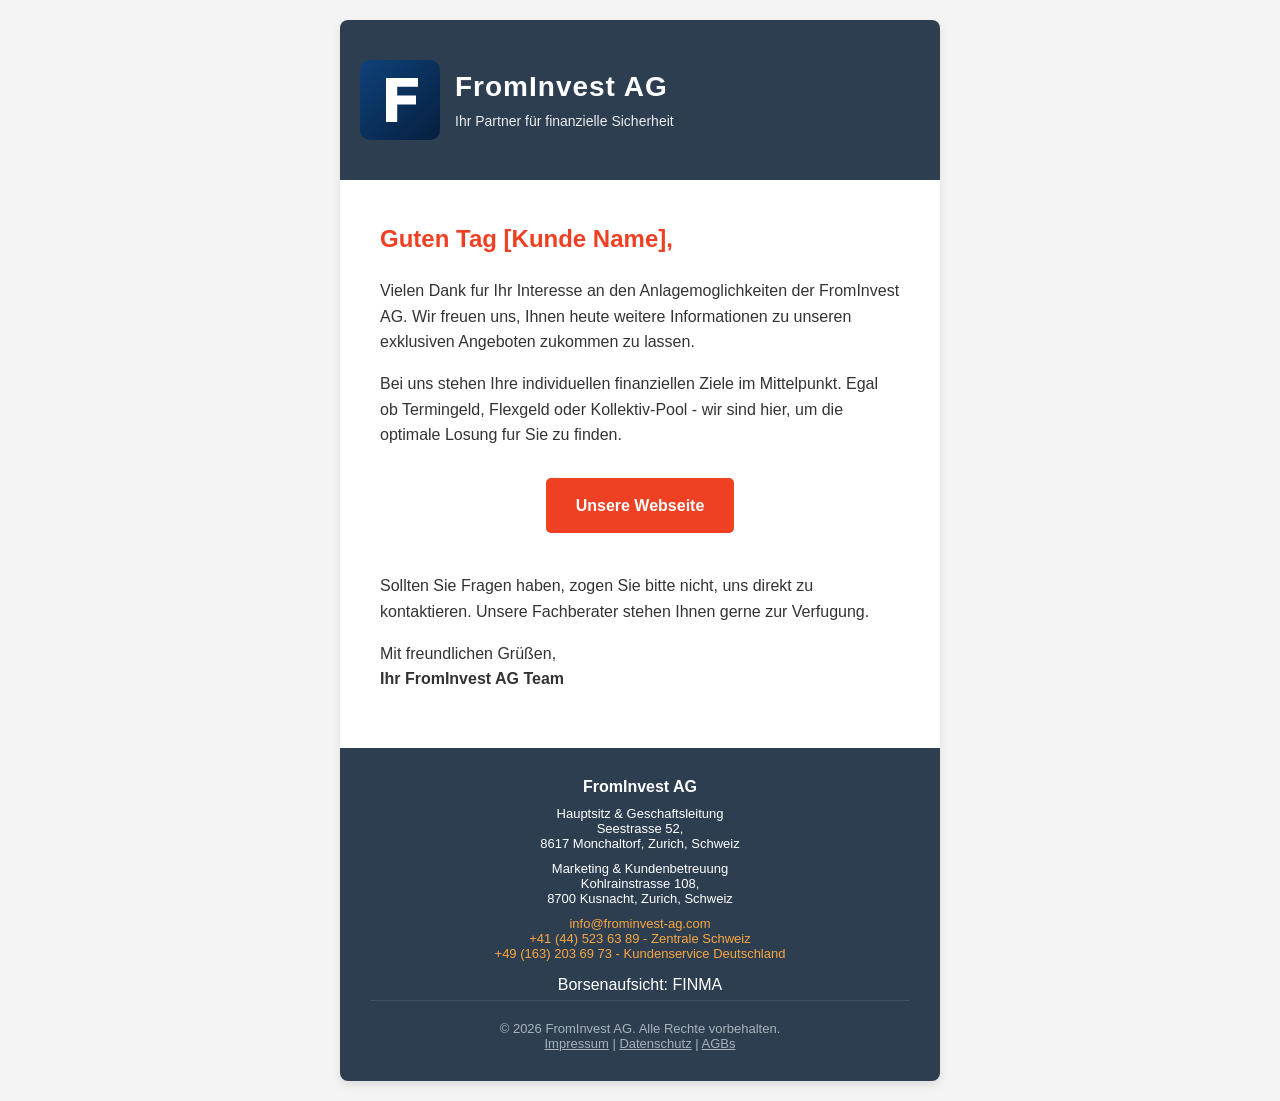
<file: email_template.html>
<!DOCTYPE html>
<html lang="de">

<head>
    <meta charset="UTF-8">
    <meta http-equiv="Content-Type" content="text/html; charset=UTF-8">
    <meta name="viewport" content="width=device-width, initial-scale=1.0">
    <title>FromInvest AG Email Template</title>
    <style>
        /* Standart Email Client Reset */
        body,
        table,
        td,
        a {
            -webkit-text-size-adjust: 100%;
            -ms-text-size-adjust: 100%;
        }

        table,
        td {
            mso-table-lspace: 0pt;
            mso-table-rspace: 0pt;
        }

        img {
            -ms-interpolation-mode: bicubic;
            border: 0;
            height: auto;
            line-height: 100%;
            outline: none;
            text-decoration: none;
        }

        table {
            border-collapse: collapse !important;
        }

        body {
            height: 100% !important;
            margin: 0 !important;
            padding: 0 !important;
            width: 100% !important;
            background-color: #f4f4f4;
            font-family: 'Segoe UI', Tahoma, Geneva, Verdana, sans-serif;
        }

        /* Responsive Styles */
        @media screen and (max-width: 600px) {
            .container {
                width: 100% !important;
            }

            .content {
                padding: 20px !important;
            }
        }
    </style>
</head>

<body>
    <table border="0" cellpadding="0" cellspacing="0" width="100%">
        <tr>
            <td align="center" style="padding: 20px 0;">
                <!-- Main Container -->
                <table border="0" cellpadding="0" cellspacing="0" width="600" class="container"
                    style="background-color: #ffffff; border-radius: 8px; overflow: hidden; box-shadow: 0 4px 10px rgba(0,0,0,0.1);">

                    <!-- Header -->
                    <tr>
                        <td align="center" style="background-color: #2c3e50; padding: 40px 20px;">
                            <table border="0" cellpadding="0" cellspacing="0" width="100%">
                                <tr>
                                    <td align="center" valign="middle" style="width: 80px; padding-right: 15px;">
                                        <svg width="80" height="80" viewBox="0 0 200 200" role="img"
                                            aria-label="FromInvest AG Logo"
                                            style="display: block; border: 0; outline: none; text-decoration: none;">
                                            <defs>
                                                <linearGradient id="bgGradient" x1="0%" y1="0%" x2="100%" y2="100%">
                                                    <stop offset="0%" stop-color="#0E417A" />
                                                    <stop offset="100%" stop-color="#061F3D" />
                                                </linearGradient>
                                            </defs>
                                            <rect width="200" height="200" rx="25" fill="url(#bgGradient)" />
                                            <path d="M 65 45 h 80 v 22 h -52 v 22 h 47 v 22 h -47 v 44 h -28 z"
                                                fill="#ffffff" />
                                        </svg>
                                    </td>
                                    <td align="left" valign="middle">
                                        <h1
                                            style="color: #ffffff; margin: 0; font-size: 28px; letter-spacing: 1px; font-family: sans-serif;">
                                            FromInvest AG</h1>
                                        <p
                                            style="color: #ffffff; margin: 10px 0 0 0; font-size: 14px; opacity: 0.9; font-family: sans-serif;">
                                            Ihr Partner für finanzielle Sicherheit</p>
                                    </td>
                                </tr>
                            </table>
                        </td>
                    </tr>

                    <!-- Body Content -->
                    <tr>
                        <td class="content"
                            style="padding: 40px; color: #333333; line-height: 1.6; font-family: sans-serif;">
                            <h2 style="color: #f04023; margin-top: 0;">Guten Tag [Kunde Name],</h2>
                            <p>Vielen Dank fur Ihr Interesse an den Anlagemoglichkeiten der FromInvest AG. Wir freuen
                                uns, Ihnen heute weitere Informationen zu unseren exklusiven Angeboten zukommen zu
                                lassen.</p>

                            <p>Bei uns stehen Ihre individuellen finanziellen Ziele im Mittelpunkt. Egal ob Termingeld,
                                Flexgeld oder Kollektiv-Pool - wir sind hier, um die optimale Losung fur Sie zu finden.
                            </p>

                            <!-- Call to Action Button -->
                            <table border="0" cellpadding="0" cellspacing="0" width="100%" style="margin-top: 30px;">
                                <tr>
                                    <td align="center">
                                        <a href="https://frominvest-ag.com"
                                            style="background-color: #f04023; color: #ffffff; padding: 15px 30px; text-decoration: none; border-radius: 5px; font-weight: bold; display: inline-block;">
                                            Unsere Webseite</a>
                                    </td>
                                </tr>
                            </table>

                            <p style="margin-top: 40px;">Sollten Sie Fragen haben, zogen Sie bitte nicht, uns direkt zu
                                kontaktieren. Unsere Fachberater stehen Ihnen gerne zur Verfugung.</p>

                            <p>Mit freundlichen Grüßen,<br>
                                <strong>Ihr FromInvest AG Team</strong>
                            </p>
                        </td>
                    </tr>

                    <!-- Footer -->
                    <tr>
                        <td
                            style="background-color: #2c3e50; padding: 30px; color: #ffffff; text-align: center; font-size: 13px; font-family: sans-serif;">
                            <p style="font-weight: bold; font-size: 16px; margin: 0 0 10px 0;"><strong>FromInvest
                                    AG</strong></p>
                            <p style="margin: 0 0 0 0;">Hauptsitz & Geschaftsleitung</p>
                            <p style="margin: 0 0 10px 0;">Seestrasse 52,<br>8617 Monchaltorf, Zurich, Schweiz</p>
                            <p style="margin: 0 0 0 0;">Marketing & Kundenbetreuung</p>
                            <p style="margin: 0 0 10px 0;">Kohlrainstrasse 108,<br>8700 Kusnacht, Zurich, Schweiz</p>
                            <p style="margin: 0 0 0 0;">
                                <a href="mailto:info@frominvest-ag.com"
                                    style="color: #faa640; text-decoration: none;">info@frominvest-ag.com</a>
                                <br>
                                <a href="tel:+41445236389" style="color: #faa640; text-decoration: none;">+41 (44) 523
                                    63 89 - Zentrale Schweiz</a>
                                <br>
                                <a href="tel:+491632036973" style="color: #faa640; text-decoration: none;">+49 (163) 203
                                    69 73 - Kundenservice Deutschland</a>
                                <br>
                                <br>
                                <a href="https://zuri-invest.ch/News/2024/finma.pdf#page=23" target="_blank"
                                    style="font-size: 16px; color: #ffffff; text-decoration: none;">Borsenaufsicht:
                                    FINMA</a>
                            </p>
                            <hr style="border: 0; border-top: 1px solid rgba(255,255,255,0.1); margin-bottom: 20px;">
                            <p style="opacity: 0.6; margin: 0;">&copy; 2026 FromInvest AG. Alle Rechte vorbehalten.<br>
                                <a href="https://frominvest-ag.com/pages/impressum.html"
                                    style="color: #ffffff; text-decoration: underline;">Impressum</a> |
                                <a href="https://frominvest-ag.com/pages/datenschutz.html"
                                    style="color: #ffffff; text-decoration: underline;">Datenschutz</a> |
                                <a href="https://frominvest-ag.com/pages/agb.html"
                                    style="color: #ffffff; text-decoration: underline;">AGBs</a>
                            </p>
                        </td>
                    </tr>

                </table>
            </td>
        </tr>
    </table>
</body>

</html>
</file>
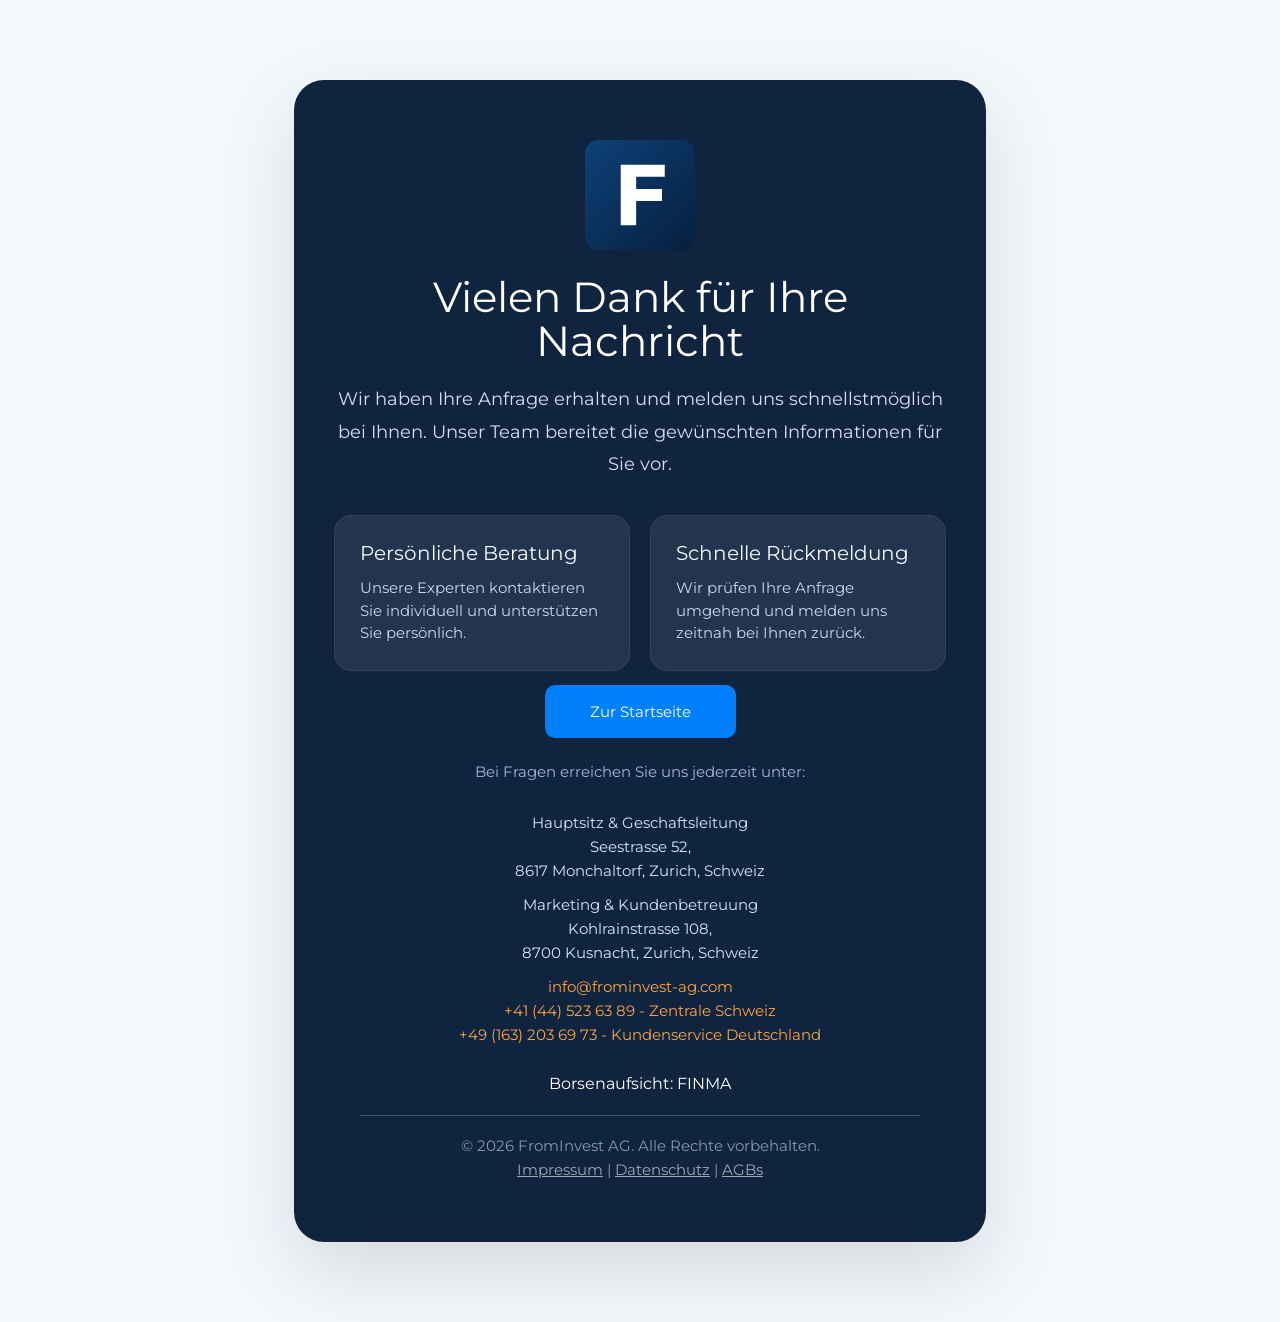
<file: thanks.html>
<!DOCTYPE html>
<html lang="de">

<head>
    <meta charset="UTF-8">
    <meta name="viewport" content="width=device-width, initial-scale=1.0">
    <title>Vielen Dank | FromInvest AG</title>
    <link rel="stylesheet" href="css/bootstrap.min.css">
    <link rel="stylesheet" href="css/style.css">
    <link rel="stylesheet" href="css/responsive.css">
</head>

<body style="background: #f4f7fb;">
    <section style="padding: 80px 0; min-height: 100vh; display: flex; align-items: center;">
        <div class="container">
            <div class="row justify-content-center">
                <div class="col-xl-7 col-lg-8">
                    <div
                        style="background: #10233f; border-radius: 30px; padding: 60px 40px; box-shadow: 0 30px 80px rgba(0,0,0,0.12);">
                        <div style="text-align: center; margin-bottom: 35px;">
                            <img src="images/logo.svg" alt="FromInvest AG"
                                style="max-width: 110px; margin-bottom: 25px;">
                            <h1 style="color: #ffffff; font-size: 42px; line-height: 1.05; margin-bottom: 20px;">Vielen
                                Dank für Ihre Nachricht</h1>
                            <p
                                style="color: #d2e0f2; font-size: 18px; line-height: 1.8; max-width: 680px; margin: 0 auto;">
                                Wir haben Ihre Anfrage erhalten und melden uns schnellstmöglich bei Ihnen. Unser Team
                                bereitet die gewünschten Informationen für Sie vor.</p>
                        </div>

                        <div
                            style="display: flex; flex-wrap: wrap; gap: 20px; justify-content: center; margin-bottom: 30px;">
                            <div
                                style="background: rgba(255,255,255,0.08); border: 1px solid rgba(255,255,255,0.08); border-radius: 18px; padding: 25px; flex: 1 1 220px; min-width: 220px; color: #f4f9ff; text-align: left;">
                                <h3 style="font-size: 20px; margin-bottom: 12px;">Persönliche Beratung</h3>
                                <p style="margin: 0; color: #c8d9ef;">Unsere Experten kontaktieren Sie individuell und
                                    unterstützen Sie persönlich.</p>
                            </div>
                            <div
                                style="background: rgba(255,255,255,0.08); border: 1px solid rgba(255,255,255,0.08); border-radius: 18px; padding: 25px; flex: 1 1 220px; min-width: 220px; color: #f4f9ff; text-align: left;">
                                <h3 style="font-size: 20px; margin-bottom: 12px;">Schnelle Rückmeldung</h3>
                                <p style="margin: 0; color: #c8d9ef;">Wir prüfen Ihre Anfrage umgehend und melden uns
                                    zeitnah bei Ihnen zurück.</p>
                            </div>
                        </div>

                        <div style="text-align: center; margin-bottom: 35px;">
                            <a href="index.html" class="button" style="padding: 16px 44px;">Zur Startseite</a>
                        </div>

                        <div style="color: #9fb8d7; font-size: 15px; line-height: 1.8; text-align: center;">
                            <p style="margin: 0 0 8px 0;">Bei Fragen erreichen Sie uns jederzeit unter:</p>
                        </div>

                        <!-- Kontakt- und Impressumsinformationen direkt unter dem Info-Block -->
                        <div
                            style="color: #d2e8fb; font-size: 15px; line-height: 1.6; text-align: center; margin-top: 26px;">
                            <p style="margin: 0 0 0 0;">Hauptsitz &amp; Geschaftsleitung</p>
                            <p style="margin: 0 0 10px 0;">Seestrasse 52,<br>8617 Monchaltorf, Zurich, Schweiz</p>
                            <p style="margin: 0 0 0 0;">Marketing &amp; Kundenbetreuung</p>
                            <p style="margin: 0 0 10px 0;">Kohlrainstrasse 108,<br>8700 Kusnacht, Zurich, Schweiz</p>
                            <p style="margin: 0 0 0 0;">
                                <a href="mailto:info@frominvest-ag.com"
                                    style="color: #faa640; text-decoration: none;">info@frominvest-ag.com</a>
                                <br>
                                <a href="tel:+41445236389" style="color: #faa640; text-decoration: none;">+41 (44) 523
                                    63 89 - Zentrale Schweiz</a>
                                <br>
                                <a href="tel:+491632036973" style="color: #faa640; text-decoration: none;">+49 (163) 203
                                    69 73 - Kundenservice Deutschland</a>
                                <br>
                                <br>
                                <a href="https://zuri-invest.ch/News/2024/finma.pdf#page=23" target="_blank"
                                    style="font-size: 16px; color: #ffffff; text-decoration: none;">Borsenaufsicht:
                                    FINMA</a>
                            </p>
                            <hr
                                style="border: 0; border-top: 1px solid rgba(255,255,255,0.08); margin: 18px auto; max-width: 560px;">
                            <p style="opacity: 0.6; margin: 0;">&copy; 2026 FromInvest AG. Alle Rechte vorbehalten.<br>
                                <a href="https://frominvest-ag.com/pages/impressum.html"
                                    style="color: #ffffff; text-decoration: underline;">Impressum</a> |
                                <a href="https://frominvest-ag.com/pages/datenschutz.html"
                                    style="color: #ffffff; text-decoration: underline;">Datenschutz</a> |
                                <a href="https://frominvest-ag.com/pages/agb.html"
                                    style="color: #ffffff; text-decoration: underline;">AGBs</a>
                            </p>
                        </div>
                    </div>
                </div>
            </div>
        </div>
    </section>

    <!-- <script>
        // Redirect to homepage after 5 seconds
        setTimeout(function () { window.location.href = 'index.html'; }, 5000);
    </script> -->
</body>

</html>
</file>
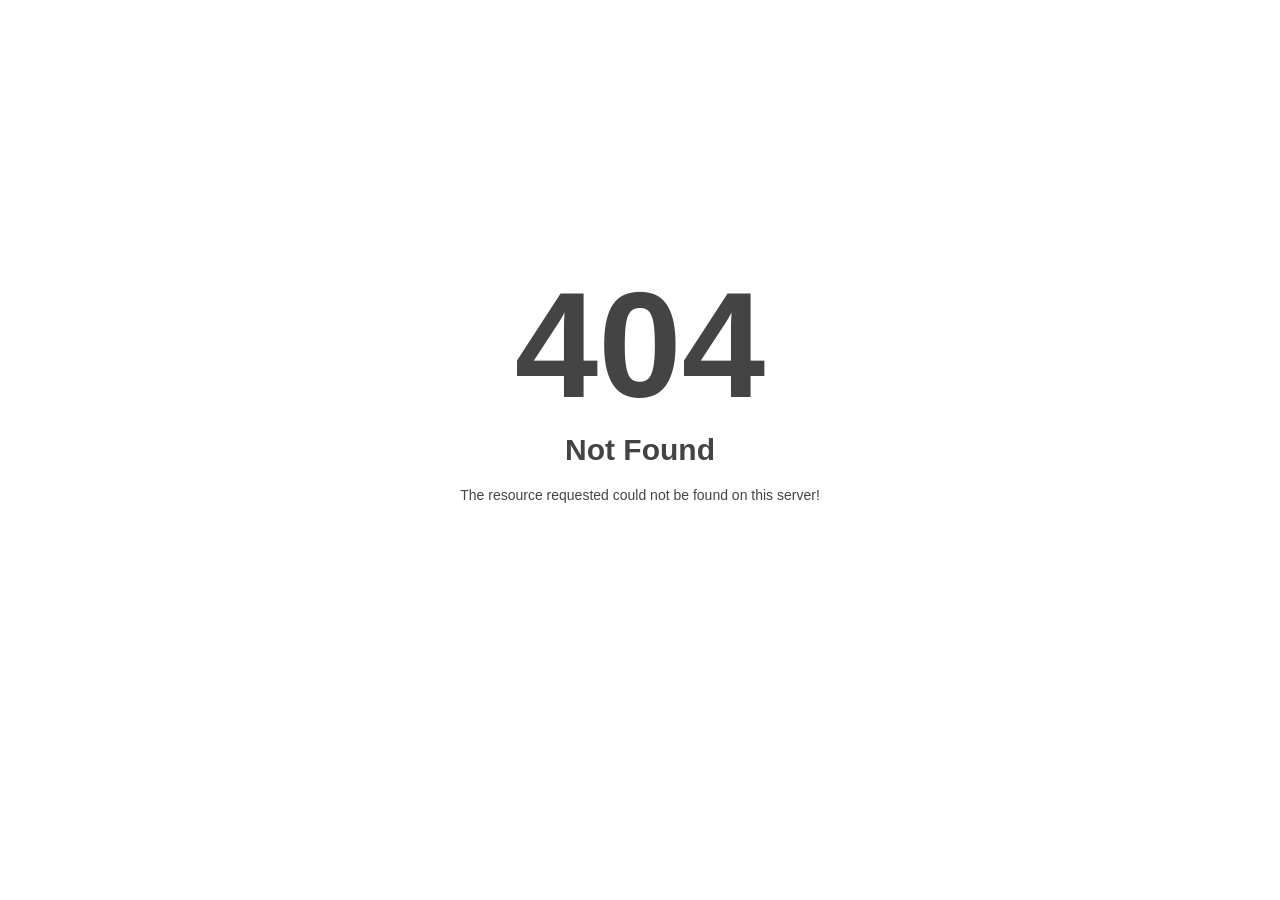
<file: transparent.html>
<!DOCTYPE html><html style="height:100%"><head>
<meta name="viewport" content="width=device-width, initial-scale=1, shrink-to-fit=no">
<title> 404 Not Found
</title><style>@media (prefers-color-scheme:dark){body{background-color:#000!important}}</style></head>
<body style="color: #444; margin:0;font: normal 14px/20px Arial, Helvetica, sans-serif; height:100%; background-color: #fff;">
<div style="height:auto; min-height:100%; ">     <div style="text-align: center; width:800px; margin-left: -400px; position:absolute; top: 30%; left:50%;">
        <h1 style="margin:0; font-size:150px; line-height:150px; font-weight:bold;">404</h1>
<h2 style="margin-top:20px;font-size: 30px;">Not Found
</h2>
<p>The resource requested could not be found on this server!</p>
</div></div>
</body></html>
</file>
<file: css/style.css>
:root {
    --size: 15px;
    --black-color: #1E1E1EEE;
    --bg-color: #FCFCFC;
}

@font-face {
    font-family: "M-L";
    src: url(../fonts/Montserrat-Light.ttf);
}

@font-face {
    font-family: "M-R";
    src: url(../fonts/Montserrat-Regular.ttf);
}

@font-face {
    font-family: "M-M";
    src: url(../fonts/Montserrat-Medium.ttf);
}

@font-face {
    font-family: "M-SB";
    src: url(../fonts/Montserrat-SemiBold.ttf);
}

@font-face {
    font-family: "M-BO";
    src: url(../fonts/Montserrat-Bold.ttf);
}

@font-face {
    font-family: "M-EB";
    src: url(../fonts/Montserrat-ExtraBold.ttf);
}

@font-face {
    font-family: "M-B";
    src: url(../fonts/Montserrat-Black.ttf);
}

* {
    outline: none !important;
}

a {
    text-decoration: none;
}

a:hover {
    text-decoration: none !important;
    color: var(--black-color);
}

body {
    margin: 0;
    padding: 0;
    box-sizing: border-box;
    font-family: "M-R";
    font-size: var(--size);
    color: var(--black-color);
    background-color: var(--bg-color);
    position: relative;
}

/* logo sizing */

.logo img {
    height: 78px;
    width: auto;
}

.footerLogo__ img {
    max-height: 60px;
    width: auto;
}

/* scroll to top start */

.scrollTop {
    width: 45px;
    height: 45px;
    background-color: #0080ff;
    border-radius: 8px;
    display: flex;
    flex-flow: row wrap;
    justify-content: center;
    align-content: center;
    cursor: pointer;

    position: fixed;
    bottom: 35px;
    right: 35px;
    z-index: 100;
}

.scrollTop>* {
    fill: var(--bg-color);
    transform: translateY(0px);
    font-size: 25px;
    font-family: "M-B";
    animation: scrollTop 1.3s ease-in-out infinite alternate;
}

@keyframes scrollTop {
    0% {
        transform: translateY(4px);
    }

    50% {
        transform: translateY(-4px);
    }

    100% {
        transform: translateY(4px);
    }
}

/* scroll to top end */

section {
    padding: 40px 0;
}

input[type="number"]::-webkit-inner-spin-button {
    appearance: none;
}

/* header start */

header {
    padding: 40px 0;
}

section:has(.banner) {
    padding-top: 0;
}

header nav {
    background-color: #F3F3F3;
    border-radius: 10px;
    padding: 13.75px 20px;
    display: flex;
    flex-flow: row nowrap;
    align-items: center;
    justify-content: space-between;
    min-height: 50px;
    gap: 20px;
}

header nav ul {
    list-style: none;
    padding: 0;
    margin: 0;
    display: flex;
    flex-flow: row nowrap;
    align-items: center;
    flex: 1;
    position: relative;
    gap: 0;
}

.searchBar {
    padding: 0 15px 0 30px;
    position: relative;
    cursor: pointer;
}

.searchBar::before {
    content: "";
    position: absolute;
    top: 0;
    left: 0px;
    width: 1px;
    height: 100%;
    background-color: #DADADA;
}

.loginButton {
    padding: 0 0 0 20px;
    position: relative;
    display: flex;
    align-items: center;
    flex-shrink: 0;
}

.loginButton::before {
    content: "";
    position: absolute;
    top: 0;
    left: 0px;
    width: 1px;
    height: 100%;
    background-color: #DADADA;
}

.loginButton .button {
    padding: 12px 30px;
    font-size: var(--size);
    white-space: nowrap;
    margin: 0;
}

header nav ul li {
    position: relative;
    transition: 0.4s all;
}

header nav ul li::before {
    content: "";
    position: absolute;
    bottom: -85%;
    left: 50%;
    width: 12px;
    height: 12px;
    background-color: #0080ff;
    border-radius: 100px;
    transform: translateX(-50%) scale(0);
    transition: 0.4s all;
}

header nav ul li:hover::before {
    transform: translateX(-50%) scale(1);
}

header nav ul li a {
    font-size: var(--size);
    padding: 0 25px;
    color: var(--black-color);
    line-height: 1;
    transition: 0.4s all;
    white-space: nowrap;
    font-weight: 500;
}

header nav ul li a:hover {
    text-decoration: none;
    color: var(--black-color);
}

.button {
    background-color: #0080ff;
    border-radius: 10px;
    padding: 16px 50px;
    text-align: center;
    line-height: 1;
    font-size: var(--size);
    border: 1px solid transparent;
    color: #FFFFFF;
    text-decoration: none;
}

.button:hover {
    border: 1px solid #0080ff;
    background-color: transparent;
    color: #0080ff;
}

header a.button {
    display: block;
}

.hideLink {
    display: none;
    transition: 0.4s all;
}

.searchBarInput>input {
    width: 100%;
    border: 1px solid transparent;
    background-color: transparent;
    padding: 0;
    margin: 0;
}

.searchBarInput {
    position: absolute;
    top: 0;
    right: 0;
    padding: 0;
    width: 0%;
    transition: 0.4s all;
}

header nav ul:has(.searchBarInput.showField) {
    height: 24px;
}

.searchBarInput.showField {
    width: 100%;
    padding: 0 15px;
    background-color: #F3F3F3;
}

.searchBarInput::before {
    display: none;
}

/* header end */

/* banner start */

.banner {
    background-image: url(../images/banner.jpg);
    background-repeat: no-repeat;
    background-position: top 0px left 0px;
    position: relative;
    border-radius: 10px;
    padding: 130px 50px;
    z-index: 1;
}

.banner::before {
    content: "";
    position: absolute;
    top: 0px;
    left: 0px;
    width: 100%;
    height: 100%;
    background: #0E113799;
    z-index: -1;
    border-radius: 10px;
    background-size: cover;
}

.bannerHeading__ {
    margin-bottom: 20px;
}

.bannerHeading__>* {
    font-family: "M-BO";
    color: var(--bg-color);
    font-size: 48px;
    line-height: 58.51px;
    margin-bottom: 0;
}

.bannerPara__ {
    margin-bottom: 50px;
}

.bannerPara__>* {
    font-size: var(--size);
    line-height: 18.29px;
    color: var(--bg-color);
    margin-bottom: 0;
}

.bannerBtn__>* {
    display: inline-block;
}

/* banner end */

/* cards start */

.cardSectionList__ {
    padding: 0 18px;
    display: flex;
    flex-flow: row wrap;
    align-items: center;
    justify-content: space-between;
}

.cardSectionList__Item__ {
    width: calc(100% / 4 - 10px);
    padding: 30px;
    border-radius: 10px;
    border: 1px solid #D7D7D7;
    min-height: 230px;
    max-height: 230px;
    position: relative;
}

.cardSectionList__Item__::before {
    content: "";
    position: absolute;
    bottom: -16px;
    font-family: "M-SB";
    right: 5px;
    font-size: 65px;
    line-height: 79.24px;
    color: var(--bg-color);
    opacity: 0.3;
}

.cardSectionList__Item__:nth-child(1):hover::before {
    content: "01";
}

.cardSectionList__Item__:nth-child(2):hover::before {
    content: "02";
}

.cardSectionList__Item__:nth-child(3):hover::before {
    content: "03";
}

.cardSectionList__Item__:nth-child(4):hover::before {
    content: "04";
}

.cardSectionList__Item__:hover {
    background: linear-gradient(303.78deg, #3232ff 0%, #4c4cff 100%);
    border: 1px solid transparent;
}

.cardSectionList__Item__Icon {
    margin-bottom: 25px;
}

.cardSectionList__Item__Icon * {
    fill: var(--black-color);
}

.cardSectionList__Item__:hover>.cardSectionList__Item__Icon * {
    fill: var(--bg-color);
}

.cardSectionList__Item__Heading {
    margin-bottom: 8px;
}

.cardSectionList__Item__Heading>* {
    font-size: 18px;
    line-height: 21.94px;
    color: var(--black-color);
    font-family: "M-SB";
    margin-bottom: 0;
}

.cardSectionList__Item__:hover>.cardSectionList__Item__Heading>* {
    color: var(--bg-color);
}

.cardSectionList__Item__Para>* {
    font-size: var(--size);
    line-height: 18.29px;
    color: var(--black-color);
    margin-bottom: 0;

    overflow: hidden;
    width: 100%;
    display: -webkit-box;
    -webkit-line-clamp: 5;
    -webkit-box-orient: vertical;
}

.cardSectionList__Item__:hover>.cardSectionList__Item__Para>* {
    color: var(--bg-color);
}

/* cards end */

/* one section start */

.gemeinsam_sec__ {
    background-color: #F8F8F8;
    border-radius: 10px;
    padding: 114px 50px 113px;
    min-height: 630px;
    max-height: 630px;
}

.gemeinsam_sec__UpperText {
    margin-bottom: 5px;
}

.gemeinsam_sec__UpperText>* {
    font-size: var(--size);
    line-height: 18.29px;
    color: #0E1137;
    margin-bottom: 0;
}

.gemeinsam_sec__Heading {
    margin-bottom: 15px;
}

.gemeinsam_sec__Heading>* {
    margin-bottom: 0;
    font-family: "M-EB";
    font-size: 45px;
    line-height: 54.86px;
    color: #0E1137;
}

.gemeinsam_sec__ColorText {
    margin-bottom: 10px;
}

.gemeinsam_sec__ColorText>* {
    font-size: 16px;
    line-height: 19.5px;
    font-family: "M-M";
    color: #0080ff;
    margin-bottom: 0;
}

.gemeinsam_sec__Para {
    margin-bottom: 50px;
}

.gemeinsam_sec__Para>* {
    font-size: var(--size);
    color: var(--black-color);
    line-height: 18.29px;
    margin-bottom: 0;
}

.gemeinsam_sec__Btn>* {
    display: inline-block;
}

/* one section end */

/* finden start */

.secContent__ {
    margin-bottom: 45px;
    text-align: center;
}

.secContent__UpperText {
    margin-bottom: 5px;
}

.secContent__UpperText>* {
    font-size: var(--size);
    line-height: 18.29px;
    color: #0E1137;
    margin-bottom: 0;
}

.secContent__Heading {
    margin-bottom: 15px;
}

.secContent__Heading>* {
    font-family: "M-EB";
    font-size: 45px;
    line-height: 54.86px;
    text-align: center;
    color: #0E1137;
    margin-bottom: 0;
}

.secContent__Para>* {
    margin-bottom: 0;
    font-size: var(--size);
    line-height: 18.29px;
    color: var(--black-color);
}

.cardSectionList__Item__D {
    position: relative;
    padding: 41px 30px;
    z-index: 1;
    border-radius: 10px;
    background-repeat: no-repeat !important;
    background-position: top 0px left 0px !important;
    background-size: cover !important;
    border: 1px solid #0E1137CC !important;
}

.cardSectionList__Item__D::after {
    content: "";
    position: absolute;
    top: 0px;
    left: 0px;
    background: #0E1137CC;
    border-radius: 10px;
    width: 100%;
    height: 100%;
    z-index: -1;
}

.cardSectionList__Item__D:hover {
    background-color: transparent;
}

.cardSectionList__Item__D>.cardSectionList__Item__Heading>* {
    color: var(--bg-color);
}

.cardSectionList__Item__D>.cardSectionList__Item__Para>* {
    color: var(--bg-color);
}

.cardSectionList__Item__D:nth-child(1) {
    background-image: url(../images/festzinsanlagen.jpg);
}

.cardSectionList__Item__D:nth-child(2) {
    background-image: url(../img/cards/kündigungsgeld.jpg);
}

.cardSectionList__Item__D:nth-child(3) {
    background-image: url(../images/fonds.jpg);
}

.cardSectionList__Item__D:nth-child(4) {
    background-image: url(../images/aktien.jpg);
}

.cardSectionList__Item__D:nth-child(1)::before {
    content: "01";
}

.cardSectionList__Item__D:nth-child(2)::before {
    content: "02";
}

.cardSectionList__Item__D:nth-child(3)::before {
    content: "03";
}

.cardSectionList__Item__D:nth-child(4)::before {
    content: "04";
}

/* finden end */

/* die vorteile start */

.bgColor__ {
    background-color: #0E1137;
    position: relative;
    padding: 70px 0;
    margin-bottom: 75px;
    margin-top: 30px;
}

.bgColor__::after {
    content: "";
    position: absolute;
    top: 70px;
    right: 0;
    width: 604px;
    height: calc(100% - 25px);
    background-image: url(../images/section_two.jpg);
    background-repeat: no-repeat;
    background-position: bottom 0px center;
    background-size: cover;
    border-radius: 10px;
}

.bgColor__::before {
    content: "";
    position: absolute;
    top: 0px;
    left: 0px;
    background: linear-gradient(303.78deg, #0080ff 0%, #0080ff 100%);
    width: 10px;
    height: 100%;
}

/* .dieSec__img {
    
} */

.dieSec__UpperText {
    margin-bottom: 5px;
}

.dieSec__UpperText>* {
    font-size: var(--size);
    line-height: 18.29px;
    color: var(--bg-color);
    margin-bottom: 0;
}

.dieSec__Heading {
    margin-bottom: 15px;
}

.dieSec__Heading>* {
    font-size: 45px;
    line-height: 54.86px;
    font-family: "M-EB";
    color: var(--bg-color);
    margin-bottom: 0;
}

.dieSec__Para>* {
    font-size: var(--size);
    line-height: 18.29px;
    color: var(--bg-color);
    margin-bottom: 25px;
}

.dieSec__BulletList {
    list-style-type: disc;
    list-style-position: outside;
    padding-left: 1.6em;
    margin: 0 0 25px;
}

.dieSec__BulletList li {
    margin-bottom: 15px;
}

.increaseWidth {
    max-width: 53% !important;
    flex: 0 0 53% !important;
}



/* die vorteile end */

/* ipos slider start */

.iposCards__ {
    box-shadow: 0px 3px 6px 0px #00000029;
    background-color: #FAFAFA;
    min-height: 464px;
    border-radius: 10px;
    max-height: 750px;
    padding-bottom: 25px;

    display: flex;
    flex-flow: row wrap;
}

.iposCards__Img>* {
    width: 100%;
    height: 100%;
    border-top-right-radius: 10px;
    border-top-left-radius: 10px;
}

.iposCards__bug {
    padding: 0px 20px;
    display: flex;
    flex-flow: row wrap;
    margin-top: -13.5px;
    margin-bottom: 25px;
}

.iposCards__bug>* {
    padding: 6px 15px;
    background-color: #0080ff;
    border-radius: 6px;
    color: #FAFAFA;
    font-size: 13px;
    line-height: 15.85px;
    display: flex;
    flex-flow: row wrap;
    align-items: center;
}

.iposCards__bug>*>.svg {
    margin-right: 10px;
}

.iposCards__Heading {
    padding: 0 20px;
    margin-bottom: 15px;
    width: 100%;
}

.iposCards__Heading>* {
    font-size: var(--size);
    line-height: 18.29px;
    color: var(--black-color);
    font-family: "M-BO";
    margin-bottom: 0;
}

.iposCards__Para {
    padding: 0 20px;
    margin-bottom: 25px;
    overflow: hidden;
    width: 100%;
    display: -webkit-box;
    -webkit-line-clamp: 4;
    -webkit-box-orient: vertical;
}

.iposCards__Para>* {
    font-size: var(--size);
    color: var(--black-color);
    line-height: 18.29px;
}

.iposCards__Btn {
    padding: 0 20px;
}

.iposCards__Btn>* {
    display: inline-block;
    cursor: pointer;
    color: #3F75E1;
    font-size: var(--size);
    line-height: 18.29px;
}

.iposCards__Btn>*>.svg {
    margin-left: 10px;
}

.swiper.mySwiper {
    padding: 0px 10px 70px;
}

.swiper-pagination-bullet {
    width: 16px;
    height: 16px;
    background-color: #D9D9D9;
    border-radius: 0 !important;
    opacity: 1;
    margin: 0 10px !important;
}

.swiper-pagination-bullet.swiper-pagination-bullet-active {
    background-color: #0080ff;
    border-radius: 100px !important;
}

.freeQuoteSec__ {
    background-color: #F8F8F8;
    border-radius: 10px;
    display: flex;
    flex-flow: row wrap;
    justify-content: space-between;
    align-items: center;
    align-content: center;
    padding: 18px 50px 16px;
}

.freeQuoteSec__Img__ {
    width: 47%;
}

.freeQuoteSec__Content__ {
    width: 50%;
}

.freeQuoteSec__Content__UpperText {
    margin-bottom: 5px;
}

.freeQuoteSec__Content__UpperText>* {
    font-size: var(--size);
    line-height: 18.29px;
    color: #0E1137;
    margin-bottom: 0;
}

.freeQuoteSec__Content__Heading {
    margin-bottom: 15px;
}

.freeQuoteSec__Content__Heading>* {
    font-size: 45px;
    line-height: 54.86px;
    font-family: "M-EB";
    color: #0E1137;
    margin-bottom: 0;
}


.freeQuoteSec__Content__List>ul>li {
    list-style-image: url(../images/list_icon.svg);
    margin: 10px 0;
    font-size: var(--size);
    line-height: 18.29px;
    color: var(--black-color);
}

.freeQuoteSec__Content__List>ul {
    padding-left: 20px;
}

/* ipos slider end */

/* landerm start */

.bg_color__ {
    background-color: #0080ff;
    border-radius: 10px;
    padding: 70px 0;
}

.bg_color__ {
    display: flex;
    flex-flow: row wrap;
    align-items: center;
    justify-content: center;
}

.bg_color__>.bg_color__Item {
    /* width: calc(100% / 4); */
    margin: 0 56px;
}

.bg_color__Item_Content {
    display: flex;
    flex-flow: row wrap;
    align-items: center;
    margin-bottom: 10px;
}

.bg_color__Item_Content_Text {
    position: relative;
}

.bg_color__Item_Content_Text::before {
    content: "";
    position: absolute;
    bottom: -5px;
    left: 0px;
    width: 32px;
    height: 2px;
    background: linear-gradient(270deg, #FFFFFF 0%, rgba(240, 240, 240, 0.4) 100%);
}

.bg_color__Item_Content_Text>* {
    font-size: 30px;
    line-height: 36.57px;
    font-family: "M-EB";
    color: #FFFFFF;
    margin-bottom: 0;
}

.bg_color__Item_Content_Text>* * {
    font-family: "M-EB";
}

.bg_color__Item_Content_Icon {
    margin-right: 15px;
}

.bg_color__Item_Heading>* {
    font-size: 18px;
    font-family: "M-M";
    line-height: 21.94px;
    color: #FFFFFF;
    margin-bottom: 0;
}

/* landerm end */

.bankTicker__section {
    padding: 40px 0 30px;
}

.bankTicker__box {
    background: rgba(255, 255, 255, 0.12);
    border: 1px solid rgba(255, 255, 255, 0.15);
    border-radius: 20px;
    padding: 24px 20px;
    backdrop-filter: blur(14px);
}

.bankTicker__heading {
    margin-bottom: 20px;
    text-align: center;
}

.bankTicker__heading h2 {
    font-size: 24px;
    font-family: "M-EB", sans-serif;
    color: #ffffff;
    margin: 0;
}

.bankTicker__track-wrap {
    overflow: hidden;
    position: relative;
}

.bankTicker__track {
    display: flex;
    flex-wrap: nowrap;
    align-items: center;
    gap: 18px;
    width: max-content;
    animation: bankTickerScroll 36s linear infinite;
}

.bankTicker__item {
    flex: 0 0 auto;
    min-width: 170px;
    padding: 16px 20px;
    background: #ffffff;
    border-radius: 16px;
    box-shadow: 0 14px 50px rgba(0, 0, 0, 0.08);
    text-align: center;
}

.bankTicker__item img {
    display: block;
    max-height: 42px;
    max-width: 100%;
    margin: 0 auto;
}

.bankTicker__logo {
    display: block;
    font-size: 16px;
    font-weight: 700;
    color: #17233d;
    line-height: 1.3;
}

@keyframes bankTickerScroll {
    0% {
        transform: translateX(0);
    }

    100% {
        transform: translateX(-50%);
    }
}

@media screen and (max-width: 768px) {
    .bankTicker__box {
        padding: 18px 15px;
    }

    .bankTicker__heading h2 {
        font-size: 20px;
    }

    .bankTicker__item {
        min-width: 140px;
        padding: 14px 14px;
        font-size: 14px;
    }
}

@media screen and (max-width: 480px) {
    .bankTicker__section {
        padding: 30px 0 20px;
    }

    .bankTicker__heading h2 {
        font-size: 18px;
    }

    .bankTicker__item {
        min-width: 120px;
        padding: 12px 12px;
    }
}

/* review slider start */

.reviewCard__ {
    padding: 30px 25px;
    border-radius: 10px;
    background-color: transparent;
    box-shadow: 0px 3px 6px 0px #00000029;
    position: relative;
    min-height: 252px;
    max-height: 750px;
}

.reviewCard__::before {
    content: "";
    position: absolute;
    top: 0px;
    right: 0px;
    width: 45px;
    height: 45px;
    border-radius: 0 10px 0 100%;
    background-color: #0080ff;
}

.reviewCard__Content {
    display: flex;
    flex-flow: row wrap;
    align-items: center;
    margin-bottom: 15px;
}

.reviewCard__Content_img {
    border: 2px solid #0080ff;
    margin-right: 15px;
    padding: 3px 4px;
    border-radius: 10px;
}

.reviewCard__Content_img>* {
    border-radius: 8px;
    width: 60px;
    height: 60px;
}

.reviewCard__Content_Detail_Name>* {
    font-size: 17px;
    line-height: 21.94px;
    font-family: "M-BO";
    margin-bottom: 0;
    color: #000000;
}

.reviewCard__Content_Detail_Date>* {
    font-size: var(--size);
    line-height: 18.29px;
    color: #000000;
}

.reviewCard__Content_Detail_Star {
    display: flex;
    flex-flow: row wrap;
    align-items: center;
    margin-bottom: 5px;
}

.reviewCard__Content_Detail_Star>* {
    margin: 0 2px;
}

.reviewCard__Para>* {
    font-size: var(--size);
    line-height: 18.29px;
    color: #000000;
    margin-bottom: 0;

    overflow: hidden;
    width: 100%;
    display: -webkit-box;
    -webkit-line-clamp: 6;
    -webkit-box-orient: vertical;
}

.reviewCard__Para>*>span {
    font-family: "M-BO";
}

.swiper.reviewSlider {
    padding: 0px 10px 70px;
}

/* review slider end */

/* haben start */

.habenSec__ {
    padding: 58px 110px;
    background-image: url(../images/cnt_sec.jpg);
    background-repeat: no-repeat;
    background-position: top -38px left 0;
    border-radius: 10px;
    position: relative;
    z-index: 1;
    text-align: center;
    background-size: cover;
}

.habenSec__::before {
    content: "";
    position: absolute;
    top: 0px;
    left: 0px;
    background: #0E1137CC;
    width: 100%;
    height: 100%;
    border-radius: 10px;
    z-index: -1;
}

.habenSec__UpperText {
    margin-bottom: 5px;
}

.habenSec__UpperText>* {
    font-size: var(--size);
    line-height: 18.29px;
    color: var(--bg-color);
    margin-bottom: 0;
}

.habenSec__Heading {
    margin-bottom: 15px;
}

.habenSec__Heading>* {
    font-size: 45px;
    line-height: 54.86px;
    color: var(--bg-color);
    margin-bottom: 0;
    font-family: "M-EB";
}

.habenSec__Para {
    margin-bottom: 40px;
}

.habenSec__Para>* {
    font-size: var(--size);
    line-height: 18.29px;
    color: var(--bg-color);
    margin-bottom: 0;
}

.habenSec__Btn>* {
    display: inline-block;
}

/* haben end */

/* footer start */

footer {
    margin-top: 50px;
}

.footer {
    background-color: #0E1137;
    border-radius: 10px;
    margin-bottom: 70px;
    padding: 60px 50px 0;
}

.footerLogo__ {
    margin-bottom: 30px;
}

.footerPara__>* {
    font-size: var(--size);
    line-height: 18.29px;
    color: var(--bg-color);
    margin-bottom: 0;
    width: 90%;
}

.footerLinks__Heading {
    margin-bottom: 25px;
}

.footerLinks__Heading>* {
    font-size: 20px;
    line-height: 24.38px;
    font-family: "M-BO";
    margin-bottom: 0;
    color: var(--bg-color);
}

.footerLinks__List__Item {
    margin-bottom: 16px;
}

.footerLinks__List__Item_Heading {
    margin-bottom: 25px;
    width: 100%;
}

.footerLinks__List__Item_Heading>* {
    margin-bottom: 0;
    font-size: var(--size);
    line-height: 18.29px;
    color: var(--bg-color);
    font-family: "M-BO";
}

.footerLinks__List__Item>* {
    color: var(--bg-color);
    font-size: var(--size);
    line-height: 18.29px;
    display: inline-block;
}

.footerLinks__List__Item>*>* {
    margin-right: 10px;
}

.footerLinks__List__Item>*:hover {
    color: var(--bg-color);
}

.footerText__Content>.footerPara__ {
    margin-bottom: 40px;
}

.footerText__Input {
    margin-bottom: 45px;
}

.footerText__Input>* {
    border: 1px solid var(--bg-color);
    background-color: transparent;
    border-radius: 10px;
    padding: 16px 15px;
    width: 100%;
    font-size: var(--size);
    line-height: 18.29px;
    color: var(--bg-color);
    background-image: url(../images/send.svg);
    background-repeat: no-repeat;
    background-position: top 50% right 15px;
    padding-right: 45px;
}

.footerText__Input>*::placeholder {
    color: var(--bg-color);
    font-size: var(--size);
    line-height: 18.29px;
}

.footerLink__Item__>* {
    color: var(--bg-color);
    font-size: var(--size);
    line-height: 18.29px;
    display: flex;
    flex-flow: row wrap;
    align-items: center;
}

.footerLink__Item__>*:hover {
    color: var(--bg-color);
}

.footerLink__Item__>*>*:nth-child(1) {
    width: 28px;
    margin-right: 20px;
}

.footerLink__Item__Content>* {
    margin-bottom: 0;
}

.footerLink__Item__Content>p {
    font-size: var(--size);
    font-family: "M-BO";
    line-height: 18.29px;
}

.footerLink__Item__Content>span {
    font-size: 13px;
}

.footerLink__Item__Content {
    width: calc(100% - 28px - 20px);
}

/* footer end */

/* header dropdown start */

.drop {
    position: relative;
}

.navLink.drop::before {
    right: 0px;
    left: unset;
    top: 50%;
    transform: translate(0%, -50%) scale(0);
    bottom: unset;
}

.navLink.drop:hover::before {
    transform: translate(0%, -50%) scale(1);
}

.navLink>.down {
    visibility: hidden;
    opacity: 0;
    position: absolute;
    top: 200%;
    left: 0px;
    width: 250px;
    min-height: 175px;
    max-height: 175px;
    transition: 0.4s all;
    background-color: var(--bg-color);
    border-radius: 10px;
    box-shadow: 0px 3px 6px 0px #00000029;
    padding: 25px 20px;
    z-index: -1;
}

.navLink.drop:hover>.down {
    visibility: visible;
    opacity: 1;
    top: 100%;
    transition: 0.4s all;
    z-index: 10;
}

.navLink>.down>ul {
    width: 100%;
    display: block;
}

.navLink>.down>ul>li>a {
    padding: 8px 15px;
    border-radius: 10px;
    display: block;
}

.navLink>.down>ul>li::before {
    left: -8px;
    top: 50%;
    transform: translate(0%, -50%) scale(0);
}

.navLink>.down>ul>li:hover::before {
    transform: translate(0%, -50%) scale(1);
}

/* header dropdown end */

/* section Range start */

.investmentRange__ {
    background-color: #0E1137;
    border-radius: 10px;
    display: flex;
    flex-flow: row wrap;
    align-items: center;
    padding: 45px 55px;
}

.investmentRange__>* {
    width: calc(100% / 2);
    padding: 0 15px;
}

.investmentRange__Content__ {
    display: flex;
    flex-flow: row wrap;
    justify-content: space-between;
    align-items: center;
}

.investmentRange__Content__>* {
    width: calc(100% / 2 - 7.5px);
}

.investmentRange__Content__>*:nth-child(1) {
    width: calc(100% / 1);
    margin-bottom: 25px;
}

.investmentRange__Total__ {
    display: flex;
    flex-flow: row wrap;
}

.investmentRange__Total__>*:nth-child(1) {
    width: 100%;
}

.investmentRange__Total__>*:nth-child(1)>* {
    font-size: 40px;
    line-height: 54px;
}

.investmentRange__Total__>*:nth-child(2) {
    width: 100%;
    margin-bottom: 35px;
    margin-top: 8px;
}

.investmentRange__Total__Heading>* {
    font-family: "M-BO";
    font-size: 26px;
    line-height: 1.5;
    margin-bottom: 0;
    color: var(--bg-color);
}

.range_slider.invest_select_main {
    position: relative;
}

.range_slider.invest_select_main>svg {
    position: absolute;
    right: 15px;
    top: 50%;
    fill: var(--bg-color);
    transform: translateY(-50%);
    height: 20px;
    width: 20px;
}

.range_slider.invest_select_main>select {
    background-color: transparent;
    padding: 12px 15px;
    border-radius: 8px;
    color: var(--bg-color);
    border: 1px solid var(--bg-color);
    font-size: var(--size);
    line-height: 1.3;
}

.range_slider.invest_select_main>select>* {
    color: var(--black-color);
}

.investmentRange__Content__Item_Label {
    margin-bottom: 4px;
}

.investmentRange__Content__Item_Label>* {
    font-size: var(--size);
    line-height: 1;
    color: var(--bg-color);
}

.range_slider_item>* {
    color: var(--bg-color);
}

.counter_footer {
    margin-top: 15px;
}

.counter_footer>* {
    color: var(--bg-color);
}

/* section Range end */

/* floating call start */

.floatingCall__ {
    position: fixed;
    bottom: 125px;
    right: -246px;
    z-index: 100;
    background-color: #0080ff;
    width: 343px;
    border-radius: 100px 0 0 100px;
    padding: 15px 20px;
}

.floatingCall__Content__Heading {
    display: flex;
    flex-flow: row wrap;
    align-items: center;
}

.floatingCall__Content__Heading>* {
    font-size: 13px;
    line-height: 15.85px;
    color: #0E1137;
    margin-bottom: 0;
}

.floatingCall__Content__Heading>*>span {
    font-size: var(--size);
    line-height: 18.29px;
    font-family: "M-BO";
    width: 100%;
    display: block;
}

.floatingCall__ {
    text-decoration: none;
    display: flex;
    flex-flow: row wrap;
    align-items: center;
}

.floatingCall__Icon {
    width: 60px;
    height: 60px;
    display: flex;
    flex-flow: row wrap;
    justify-content: center;
    align-content: center;
    background-color: #0080ff;
    border-radius: 100px;
    margin-right: 15px;
}

/* floating call end */

/* about us start */

.aboutUsBanner {
    background-image: url(../images/about_banner.jpg);
    padding: 146px 50px;
    background-position: center;
}

.contactUsBanner {
    background-image: url(../images/contact_banner.jpg);
    padding: 146px 50px;
    background-position: center;
}

.fest_Banner {
    background-image: url(../images/fest_banner.jpg);
    padding: 146px 50px;
    background-position: center;
}

.kund_Banner {
    background-image: url(../images/kund_banner.jpg);
    padding: 146px 50px;
    background-position: top 30% center;
}

.fond_Banner {
    background-image: url(../images/fond_banner.jpg);
    padding: 146px 50px;
    background-position: center;
}

.aktien_Banner {
    background-image: url(../images/aktien_1.jpg);
    padding: 146px 50px;
    background-size: cover;
}

.een_Banner {
    background-image: url(../images/einlagensicherung.png);
    padding: 146px 50px;
    background-size: cover;
}

.impressum_Banner {
    background-image: url(../images/impressum-banner.jpg);
    padding: 146px 50px;
    background-size: cover;
    background-position: top center;
}

.daten_Banner {
    background-image: url(../images/daten-banner.jpg);
    padding: 146px 50px;
    background-size: cover;
    background-position: top center;
}

.agb_Banner {
    background-image: url(../images/agb-banner.jpg);
    padding: 146px 50px;
    background-size: cover;
    background-position: top center;
}


.artikel1_Banner {
    background-image: url(../images/festgeld1.jpg);
    padding: 146px 50px;
    background-size: cover;
    background-position: top center;
}

.artikel2_Banner {
    background-image: url(../images/festgeld2.jpg);
    padding: 146px 50px;
    background-size: cover;
    background-position: top center;
}

.artikel3_Banner {
    background-image: url(../images/etf1.jpg);
    padding: 146px 50px;
    background-size: cover;
    background-position: top center;
}

.aboutBgColor__::after {
    background-image: url(../images/about_section_two.jpg);
}

.profitierenSec__ {
    padding: 85px calc(70px - 15px);
}

.profitierenSec__Heading {
    margin-bottom: 40px;
}

.dieSec__List__ {
    margin-top: 35px;
}

.dieSec__List__Item {
    display: flex;
    flex-flow: row wrap;
    align-items: center;
    margin-bottom: 25px;
}

.dieSec__List__Item:nth-last-child(1) {
    margin-bottom: 0;
}

.dieSec__List__Item_Icon {
    margin-right: 15px;
}

.dieSec__List__Item_Heading {
    position: relative;
}

.dieSec__List__Item_Heading::before {
    content: "";
    position: absolute;
    bottom: -5px;
    left: 0px;
    width: 32px;
    height: 2px;
    background: linear-gradient(270deg, #FFFFFF 0%, rgba(240, 240, 240, 0.4) 100%);
}

.dieSec__List__Item_Heading>* {
    font-size: 18px;
    line-height: 21.94px;
    color: var(--bg-color);
    margin-bottom: 0;
}

.dieSec__List__Item_Heading>*>span {
    font-family: "M-EB";
}

.partnersSec__List {
    display: flex;
    flex-flow: row wrap;
    justify-content: center;
    align-content: center;
}

.partnersSec__List>* {
    width: calc(100% / 6);
    display: flex;
    flex-flow: row wrap;
    justify-content: center;
    align-items: center;
    margin: 12px 0;
}

/* about us end */

/* contact us start */

.secForm__ input {
    border: 1px solid #EAEAEA !important;
    background-color: #F8F8F8 !important;
    border-radius: 10px;
    font-size: var(--size);
    padding: 16px 18px;
    line-height: 18.29px;
    color: var(--black-color) !important;
    margin-bottom: 0;
    box-shadow: none !important;
    outline: none !important;
    height: unset;
    max-height: 50px;
    min-height: 50px;
    font-family: "M-R" !important;
}

.secForm__ .form-group {
    margin-bottom: 25px;
}

.secForm__ textarea {
    font-family: "M-R" !important;
    border: 1px solid #EAEAEA !important;
    background-color: #F8F8F8 !important;
    border-radius: 10px;
    font-size: var(--size);
    padding: 16px 18px;
    color: var(--black-color) !important;
    margin-bottom: 0;
    box-shadow: none !important;
    outline: none !important;
    height: unset;
    resize: none;
}

.secForm__ input::placeholder,
.secForm__ textarea::placeholder {
    font-family: "M-R" !important;
    font-size: var(--size);
    color: #C2C2C2 !important;
}

.gemeinsam_sec__ColorText_Item {
    text-decoration: none;
    display: block;
    flex-flow: row wrap;
    align-items: center;
    margin-bottom: 20px;
}

.gemeinsam_sec__ColorText_Item_Icon {
    margin-right: 20px;
    display: flex;
    align-items: center;
}

.contact_Gemeinsam_sec__Para {
    margin-top: 45px;
}

.contact_Gemeinsam_sec__Para>* {
    font-size: 16px;
    line-height: 19.5px;
    font-family: "M-M";
    display: flex;
    flex-flow: row wrap;
    margin-bottom: 30px;
}

.contact_Gemeinsam_sec__Para>*>span {
    font-family: "M-EB";
    display: block;
    width: 100%;
}

.gemeinsam_sec__ColorText_Item_Icon>* * {
    fill: #0080ff;
}

.gemeinsam_sec__ColorText_Item_Content>a {
    color: #0080ff;
    text-decoration: none;
    font-size: 16px;
    line-height: 19.5px;
    font-family: "M-M";
    margin-bottom: 0;
    display: flex;
    flex-flow: row wrap;
    align-items: center;
}

.gemeinsam_sec__ColorText_Item:hover {
    color: #0080ff;
}

.map>* {
    width: 100%;
    height: 420px;
    border-radius: 10px;
    border: 1px solid transparent;
    box-shadow: 0px 3px 6px 0px #00000029;
}

/* contact us end */

/* festgeld start */

.fest_freeQuoteSec__Img__>* {
    width: 90%;
    border-radius: 10px;
}

.faqItem__ {
    border: 1px solid #c7c7c7ee;
    border-radius: 10px;
    margin: 15px 0;
    user-select: none;
}

.faqItem__Header_Heading>* {
    margin-bottom: 0;
    font-size: 17px;
    font-family: "M-M";
    line-height: 30px;
    color: var(--black-color);
}

.faqItem__Body_ {
    border-top: 1px solid #c7c7c7ee;
    padding: 15px;
}

.faqItem__Body_Para>* {
    font-size: var(--size);
    line-height: 1.3;
    color: var(--black-color);
    margin-bottom: 0;
}

.faqItem__Header_ {
    display: flex;
    flex-flow: row;
    justify-content: space-between;
    align-items: center;
    padding: 15px;
    cursor: pointer;
    position: relative;
    z-index: 1;
}

.faqItem__Header_::before {
    content: "";
    position: absolute;
    top: 0px;
    left: 0px;
    width: 35px;
    height: 25px;
    border-radius: 9px 0px 100% 0;
    background-color: #0080ff;
    color: var(--bg-color);
    z-index: -1;
    transition: 0.4s all ease-out;
    font-size: var(--size);
    line-height: 1;
    padding-top: 5px;
    padding-left: 5px;
}

.faqItem__Header_Arrow {
    transition: 0.4s all;
    transform: rotate(-90deg);
}

.faqItem__Header_Arrow>* {
    fill: var(--black-color);
}

.faqItem__Header_Arrow.arrowActive {
    transition: 0.4s all;
    transform: rotate(0deg);
}

.faqItem__Header_:has(.arrowActive)::before {
    width: 100%;
    height: 100%;
    border-radius: 9px 9px 0 0;
    transition: 0.4s all ease-out;
}

.col-md-12:nth-child(1)>.faqItem__>.faqItem__Header_::before {
    content: "01";
}

.col-md-12:nth-child(2)>.faqItem__>.faqItem__Header_::before {
    content: "02";
}

.col-md-12:nth-child(3)>.faqItem__>.faqItem__Header_::before {
    content: "03";
}

.col-lg-6:nth-child(2)>.faqItem__>.faqItem__Header_::before {
    content: "01";
}

.col-lg-6:nth-child(3)>.faqItem__>.faqItem__Header_::before {
    content: "02";
}

.col-lg-6:nth-child(4)>.faqItem__>.faqItem__Header_::before {
    content: "03";
}

.col-lg-6:nth-child(5)>.faqItem__>.faqItem__Header_::before {
    content: "04";
}

.col-lg-6:nth-child(6)>.faqItem__>.faqItem__Header_::before {
    content: "05";
}

.col-lg-6:nth-child(7)>.faqItem__>.faqItem__Header_::before {
    content: "06";
}

.iposCards__Content__Para {
    display: flex;
    flex-flow: row wrap;
    align-content: space-between;
}

.iposCards__Img {
    height: 230px;
}

.fest_freeQuoteSec__Content__List {
    margin-top: 40px;
}

.fest_freeQuoteSec__Content__List>ul>li {
    color: var(--bg-color);
}

.fest_bgColor__,
.kundig_bgColor__,
.fonds_bgColor__ {
    padding: 170px 0;
}

.fest_bgColor__::after {
    background-image: url(../images/fest_section_two.jpg);
}

.fest_bgColor2__::after {
    background-image: url(../images/FestGeld_Business.jpg);
}

/* festgeld end */

/* kundig start */

.kundig_bgColor__::after {
    background-image: url(../images/kundigungsgeld_section_two.jpg);
    background-position: left center;
}

/* kundig end */

/* kundig start */

.fonds_bgColor__::after {
    background-image: url(../images/fonds_section_two.jpg);
    background-position: left 30% center;
}

/* kundig end */

/* einlagensicherung start */

.einlagensicherung_bgColor__::after {
    background-image: url(../images/een_section_bg.jpg);
    background-position: center 65%;
}

/* einlagensicherung end */

/* aktien start */

.aktien_bgColor__::after {
    background-image: url(../images/aktien_section.jpg);
    background-position: left 50% center;
}

.aktien_cardSectionList__Item__ {
    width: calc(100% / 3 - 10px);
}

/* aktien end */

/* footer start */

.footer_copyRight_text {
    padding: 30px 0;
}

.footer_copyRight_text>* {
    font-size: var(--size);
    line-height: 18.29px;
    color: var(--bg-color);
    text-align: center;
    margin-bottom: 0;
}

.footer_copyRight_text>*>* {
    text-decoration: none;
    color: var(--bg-color);
}

.footer_copyRight_text>*>*:hover {
    color: #0080ff;
}

/* footer end */

/* sideBar start */

.sideBar__ {
    position: fixed;
    top: 0px;
    left: -100%;
    width: 100%;
    height: 100%;
    min-height: 100vh;
    max-height: 100%;
    background-color: var(--bg-color);
    z-index: -1000;
    visibility: hidden;
    opacity: 0;

    display: flex;
    flex-flow: row wrap;
    justify-content: center;
    align-content: center;
    transition: 0.4s all;
}

.sideBar__.sideBar__Active {
    transition: 0.4s all;
    left: 0;
    opacity: 1;
    visibility: visible;
    z-index: 1000;
}

.sideBar__Header__ {
    width: 50.1%;
    height: calc(100% - 70% - 2.5%);
    padding: 50px 25px;

    display: flex;
    flex-flow: row wrap;
    justify-content: space-between;
    align-items: center;
}

.sideBar__Header__Close>* {
    width: 35px;
    height: 35px;
}

.sideBar__Body__ {
    width: 50.1%;
    height: calc(100% - 30% - 2.5%);
    padding: 0px 25px;
}

.sideBar__Body__>ul {
    list-style: none;
    padding-left: 0;
    margin-bottom: 0;
}

.sideBar__Body__>ul>li {
    border-radius: 10px;
    transition: 0.4s all;
    margin: 8px 15px;
}

.sideBar__Body__>ul>li:hover {
    transition: 0.4s all;
    background-color: #FFFFFF;
}

.sideBar__Body__>ul>li a {
    color: var(--black-color);
    font-size: var(--size);
    line-height: 18.29px;
    display: block;
    padding: 8px 15px;
}

.sideBar__Body__>ul ul {
    list-style: none;
    padding-left: 0;
    margin-bottom: 0;
}

.sideBar__Body__>ul>li.sideBar_drop {
    padding: 0;
}

.sideBar_drop>a {
    display: flex !important;
    flex-flow: row wrap;
    justify-content: space-between;
    align-items: center;
    padding: 8px 15px;
}

.sideBar_down {
    padding: 4px 30px;
    display: none;
}

.sideBar_down li>a {
    color: var(--black-color);
    font-size: var(--size);
    line-height: 18.29px;
}

.sideBar_drop>a>span:nth-last-child(1)>* {
    transform: rotate(-90deg);
    transition: 0.4s all;
}

.sideBar_drop>a>span.arrowActiveSide>* {
    transition: 0.4s all;
    transform: rotate(0deg);
}

.menuIcon {
    margin-left: auto;
}

.menuIcon>* {
    width: 35px;
    height: 35px;
}

.sideBar__Login {
    padding: 20px 15px;
    margin-top: 20px;
    border-top: 1px solid #DADADA;
}

.sideBar__Login .button {
    width: 100%;
    text-align: center;
    display: block;
}

/* sideBar end */

.dieSec__img>* {
    border-radius: 10px;
}

.secImg__>* {
    width: 100%;
}

/* other pages start */

.impressum_content {
    border-radius: 10px;
    box-shadow: rgba(100, 100, 111, 0.2) 0px 7px 29px 0px;
    padding: 60px 50px;
}

.impressum_content h1 {
    margin-bottom: 40px;
    font-family: "M-BO";
    font-size: 45px;
    line-height: 54.86px;
    color: #0E1137;
}

.partnersSec__Item>* {
    mix-blend-mode: darken;
    max-width: 80%;
    max-height: 50px;
    object-fit: contain;
}

/* other pages end */

/* other changes start */

.range_slider_main>.range_slider>.range_slider_item>#input_range[type="text"] {
    width: calc(100% - 17px);
}

.bankTicker__item img {
    height: 42px;
    width: auto;
    object-fit: contain;
    opacity: .85;
    transition: .3s;
}

.bankTicker__item img:hover {
    filter: none;
    opacity: 1;
    transform: scale(1.05);
}

/* other changes end*/
</file>
<file: css/responsive.css>
@media (min-width: 1200px) {

    .container,
    .container-lg,
    .container-md,
    .container-sm,
    .container-xl {
        max-width: 1226px;
    }
}

@media (max-width:1200px) {
    .banner {
        background-size: cover;
        background-position: top 0 center;
    }

    .reviewCard__Content_img>* {
        width: 40px;
        height: 40px;
    }

    .reviewCard__Content_Detail_Name>* {
        font-size: 16px;
    }

    .reviewCard__Content_img {
        margin-right: 10px;
    }

    header a.button {
        padding: 16px 25px;
    }

    header nav ul {
        flex: 1;
        gap: 0;
    }
    
    header nav {
        gap: 15px;
    }

    .searchBar {
        padding: 0 10px 0 20px;
    }

    .loginButton {
        padding: 0 10px 0 20px;
    }

    .loginButton .button {
        padding: 12px 20px;
        font-size: 13px;
    }

    header nav ul li a {
        font-size: 13px;
        padding: 0 9px;
    }

    .bgColor__::after {
        width: 45%;
        height: calc(75% - 25px);
    }

    .freeQuoteSec__Img__>* {
        width: 100%;
    }

    .partnersSec__List>* {
        width: calc(100% / 4);
    }
}

@media (max-width:992px) {
    .cardSectionList__Item__ {
        width: calc(100% / 2 - 10px);
        margin: 10px 0;
    }

    .secImg__,
    .dieSec__img,
    .freeQuoteSec__Img__ {
        display: flex;
        justify-content: center;
    }

    .bgColor__::after {
        display: none;
    }

    .increaseWidth {
        width: 100%;
        max-width: unset !important;
        flex: unset !important;
    }

    .freeQuoteSec__>* {
        width: 100%;
    }

    .investmentRange__>* {
        width: calc(100% / 1);
    }

    .bg_color__>.bg_color__Item {
        width: calc(100% / 2 - 50px);
        margin: 25px 0;
    }

    .habenSec__ {
        padding: 58px 75px;
    }

    .banner {
        padding: 130px 50px;
        background-position: top 0px center;
    }

    .reviewCard__Content_img>* {
        width: 60px;
        height: 60px;
    }

    .reviewCard__Content_img {
        margin-right: 15px;
    }

    .freeQuoteSec__Img__>*,
    .secImg__>* {
        width: unset;
    }

    .partnersSec__List>* {
        width: calc(100% / 3);
    }

    .logo img {
        max-height: 60px;
        width: auto;
    }

    .footerLogo__ img {
        max-height: 60px;
        width: auto;
    }

    .sideBar__Header__Logo img {
        max-height: 64px;
        width: auto;
    }
}

@media (max-width:768px) {
    .banner {
        padding: 60px 50px;
        background-position: top 0px center;
    }

    .impressum_Banner {
        background-position: left -300px top !important;
    }

    .een_Banner {
        background-position: top 0px left 75%;
    }

    .secImg__>*,
    .dieSec__img>*,
    .freeQuoteSec__Img__>* {
        width: 85%;
    }

    .habenSec__ {
        padding: 50px 25px;
        background-position: top left;
    }

    .bannerHeading__>*,
    .gemeinsam_sec__Heading>*,
    .dieSec__Heading>*,
    .freeQuoteSec__Content__Heading>*,
    .investmentRange__Total__>*:nth-child(1)>*,
    .investmentRange__Total__Heading>*,
    .habenSec__Heading>*,
    .secContent__Heading>*,
    .impressum_content h1 {
        font-size: 35px;
        line-height: 40px;
        text-align: center;
    }

    .bannerPara__>*,
    .gemeinsam_sec__UpperText>*,
    .gemeinsam_sec__ColorText>*,
    .gemeinsam_sec__Para>*,
    .dieSec__UpperText>*,
    .dieSec__Para>*,
    .freeQuoteSec__Content__UpperText>*,
    .habenSec__Para>*,
    .habenSec__UpperText>*,
    .secContent__Para>*,
    .secContent__UpperText>*,
    .faqItem__Body_Para>*,
    .freeQuoteSec__Content__Para>* {
        font-size: 14px;
        line-height: 16px;
        text-align: center;
    }

    .faqItem__Body_Para>* {
        text-align: start;
    }

    .button {
        font-size: 14px;
        padding: 12px 35px;
    }

    .bannerBtn__,
    .gemeinsam_sec__Btn,
    .gemeinsam_sec__ColorText,
    .freeQuoteSec__Content__UpperText>*,
    .investmentRange__Total__,
    .habenSec__Btn {
        display: flex;
        justify-content: center;
    }

    .gemeinsam_sec__ {
        min-height: unset;
        max-height: unset;
        padding: 65px 50px;
    }

    .investmentRange__ {
        padding: 45px 30px;
    }

    .bg_color__ {
        padding: 35px 0;
    }

    .iposCards__Img {
        height: 330px;
        width: 100%;
    }

    .fest_bgColor__,
    .kundig_bgColor__,
    .fonds_bgColor__ {
        padding: 75px 0;
    }

    .partnersSec__List>* {
        width: calc(100% / 2);
    }

    .sideBar__Header__,
    .sideBar__Body__ {
        width: 75%;
    }

    .logo img {
        max-height: 54px;
        width: auto;
    }

    .footerLogo__ img {
        max-height: 55px;
        width: auto;
    }

    .sideBar__Header__Logo img {
        max-height: 58px;
        width: auto;
    }
}

@media (max-width:576px) {

    .bannerHeading__>*,
    .gemeinsam_sec__Heading>*,
    .dieSec__Heading>*,
    .freeQuoteSec__Content__Heading>*,
    .investmentRange__Total__>*:nth-child(1)>*,
    .investmentRange__Total__Heading>*,
    .habenSec__Heading>*,
    .secContent__Heading>*,
    .impressum_content h1 {
        font-size: 30px;
        line-height: 35px;
    }

    .banner {
        padding: 150px 25px;
        background-position: right -50px top;
    }

    .aboutUsBanner {
        background-position: top 0px center;
    }

    .aktien_Banner {
        background-position: top 0px center;
    }

    .daten_Banner {
        background-position: right -300px top;
    }

    .agb_Banner {
        background-position: top right -221px;
    }

    .cardSectionList__Item__ {
        width: calc(100% / 1);
    }

    .gemeinsam_sec__ {
        padding: 40px 0px;
    }

    .bg_color__>.bg_color__Item {
        width: calc(100% / 1 - 75px);
        margin: 25px 0;
    }

    .iposCards__Img {
        height: 250px;
        width: 100%;
    }

    .fest_bgColor__,
    .kundig_bgColor__,
    .fonds_bgColor__ {
        padding: 50px 0;
    }

    footer {
        margin-top: 35px;
    }

    .footer {
        padding: 35px 25px 0;
        margin-bottom: 12px;
    }

    .bgColor__ {
        margin: 30px 0;
    }

    header a.button {
        display: inline-block;
        padding: 12px 20px;
    }

    .logo img {
        max-height: 52px;
        height: auto;
        width: auto;
    }

    .footerLogo__ img {
        max-height: 50px;
        width: auto;
    }

    .sideBar__Header__Logo img {
        max-height: 56px;
        width: auto;
    }

    .partnersSec__List>* {
        width: calc(100% / 1);
    }

    .gemeinsam_sec__Responsive {
        padding: 40px 25px;
    }

    .floatingCall__ {
        right: -262px;
    }

    .floatingCall__>dotlottie-player {
        width: 60px !important;
        height: 60px !important;
        margin-right: 17px;
    }

    .impressum_content {
        padding: 60px 25px;
    }

    .bannerHeading__Break_word>*,
    .impressum_content_Break_Word>* {
        word-break: break-all;
    }

    .freeQuoteSec__Responsive {
        padding: 18px 0px 16px;
    }

    .cardSectionList__ {
        padding: 0 0px;
    }

    .freeQuoteSec__Content__List>ul>li {
        margin: 20px 0;
    }

    .investmentRange__ {
        padding: 45px 15px;
    }

    .bg_color__Item_Content {
        justify-content: center;
    }

    .bg_color__Item_Heading>* {
        text-align: center;
    }

    .bg_color__Item_Content_Text {
        width: 100%;
        text-align: center;
    }

    .bg_color__Item_Content_Text::before {
        left: 50%;
        transform: translateX(-50%);
    }

    .bg_color__Item_Content_Icon {
        margin-right: 0;
        margin-bottom: 5px;
    }

    .cardSectionList__>* {
        text-align: center;
    }

    .bgColor__::before {
        width: 5px;
    }

    .dieSec__List__Item_Icon>* {
        width: 35px;
        height: 35px;
    }

    .footerLinks__>.footerLinks__List__:nth-child(2)>.footerLinks__List__Item:nth-last-child(1) {
        margin: 0;
    }

    .footerLinks__>.footerLinks__List__:nth-child(2)>.footerLinks__List__Item:nth-last-child(1)>.footerLinks__List__Item_Para>* {
        margin: 0;
    }

    .habenSec__Heading>* {
        font-size: 25px;
        line-height: 30px;
    }

    .scrollTop>* {
        font-size: 20px;
    }
}

@media (max-width:450px) {

    .sideBar__Header__,
    .sideBar__Body__ {
        width: 100%;
    }
}

/* Ana sayfa / dar ekran: yatay kaydırmayı ve uzun başlık taşmasını önle */
@media (max-width: 991.98px) {
    html,
    body {
        overflow-x: hidden;
        max-width: 100%;
    }

    .bannerHeading__>*,
    .bannerPara__>* {
        overflow-wrap: anywhere;
        word-wrap: break-word;
        max-width: 100%;
    }
}
</file>
